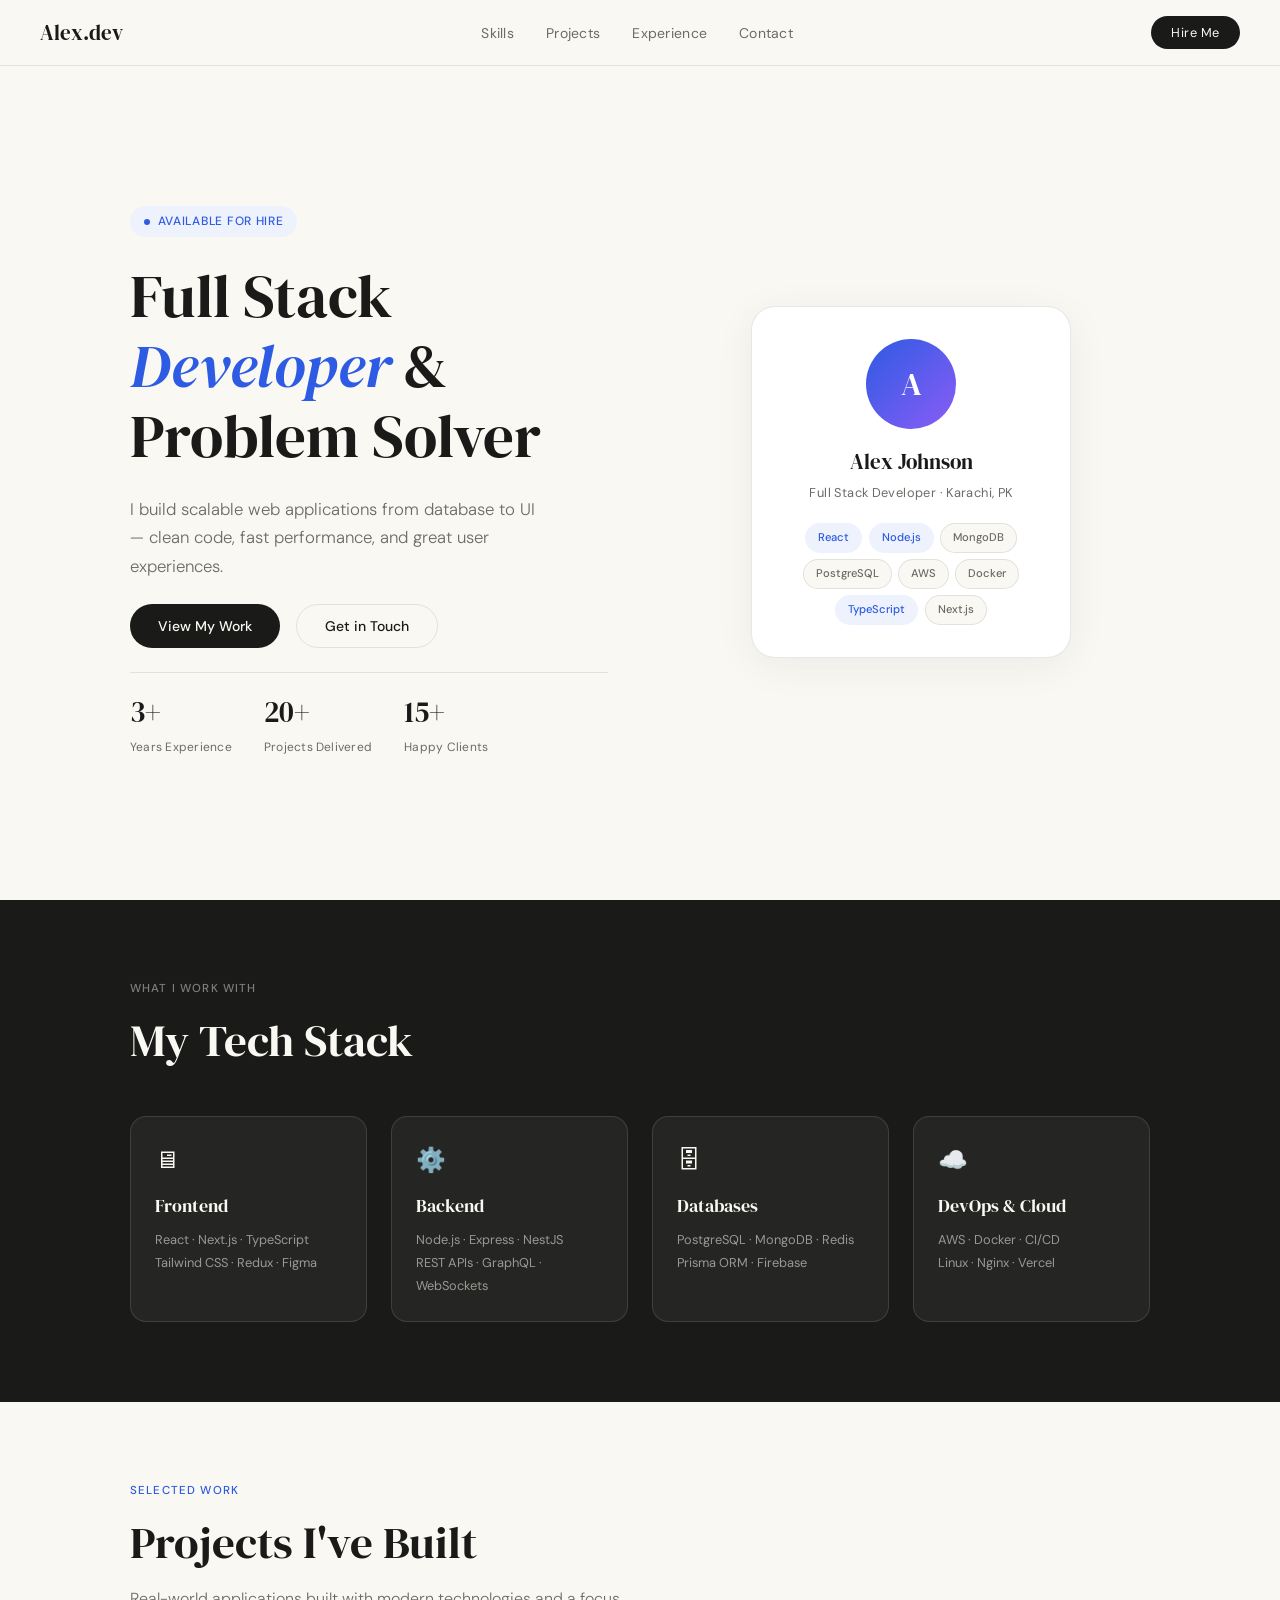
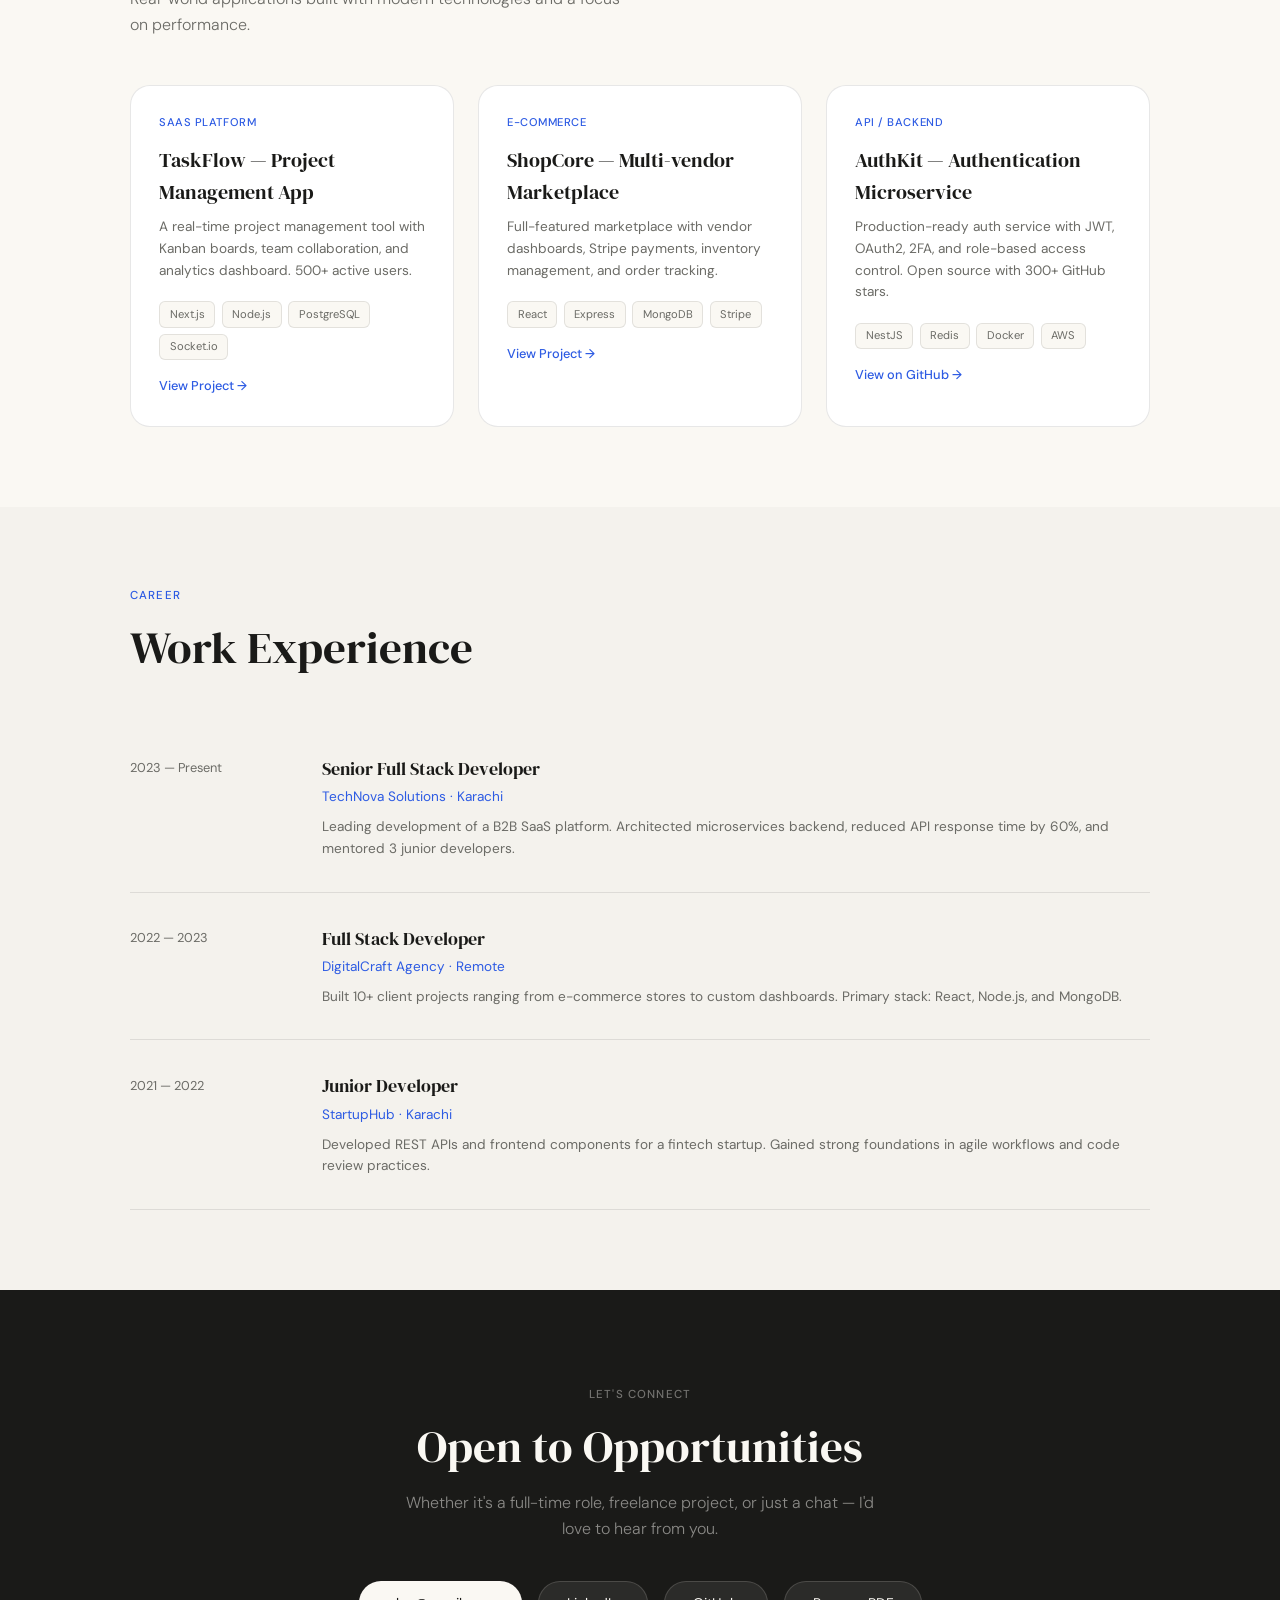
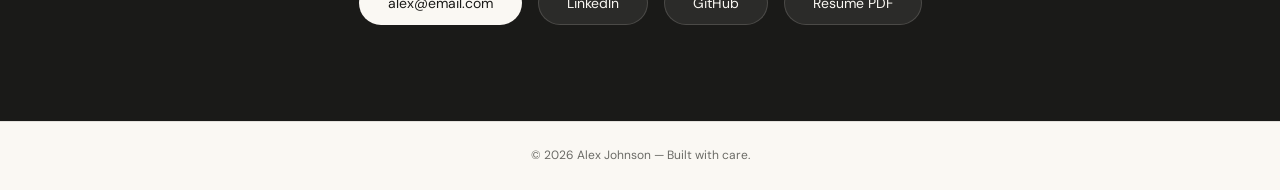
<file: fullstack_portfolio.html>
<!DOCTYPE html>
<html lang="en">
<head>
<meta charset="UTF-8" />
<meta name="viewport" content="width=device-width, initial-scale=1.0"/>
<link href="https://fonts.googleapis.com/css2?family=DM+Serif+Display:ital@0;1&family=DM+Sans:wght@300;400;500&display=swap" rel="stylesheet"/>
<style>
  *, *::before, *::after { box-sizing: border-box; margin: 0; padding: 0; }

  :root {
    --cream: #FAF8F3;
    --ink: #1A1A18;
    --muted: #6B6B66;
    --accent: #2D5BE3;
    --accent-light: #EEF2FD;
    --border: rgba(26,26,24,0.1);
    --card-bg: #FFFFFF;
  }

  body {
    font-family: 'DM Sans', sans-serif;
    background: var(--cream);
    color: var(--ink);
    line-height: 1.6;
    overflow-x: hidden;
  }

  /* NAV */
  nav {
    position: fixed; top: 0; left: 0; right: 0; z-index: 100;
    padding: 1rem 2.5rem;
    display: flex; justify-content: space-between; align-items: center;
    background: rgba(250,248,243,0.92);
    backdrop-filter: blur(12px);
    border-bottom: 1px solid var(--border);
  }
  .logo { font-family: 'DM Serif Display', serif; font-size: 1.3rem; color: var(--ink); }
  .nav-links { display: flex; gap: 2rem; list-style: none; }
  .nav-links a { font-size: 0.875rem; font-weight: 400; color: var(--muted); text-decoration: none; letter-spacing: 0.02em; transition: color 0.2s; }
  .nav-links a:hover { color: var(--ink); }
  .nav-cta { background: var(--ink); color: var(--cream); font-size: 0.8rem; font-family: 'DM Sans', sans-serif; border: none; padding: 0.5rem 1.25rem; border-radius: 100px; cursor: pointer; letter-spacing: 0.04em; transition: opacity 0.2s; }
  .nav-cta:hover { opacity: 0.8; }

  /* HERO */
  .hero {
    min-height: 100vh;
    display: grid;
    grid-template-columns: 1fr 1fr;
    align-items: center;
    gap: 4rem;
    padding: 8rem 2.5rem 4rem;
    max-width: 1100px; margin: 0 auto;
  }
  .hero-left { display: flex; flex-direction: column; gap: 1.5rem; }
  .hero-badge {
    display: inline-flex; align-items: center; gap: 0.5rem;
    background: var(--accent-light); color: var(--accent);
    font-size: 0.75rem; font-weight: 500; letter-spacing: 0.06em; text-transform: uppercase;
    padding: 0.35rem 0.85rem; border-radius: 100px; width: fit-content;
  }
  .hero-badge::before { content: ''; width: 6px; height: 6px; border-radius: 50%; background: var(--accent); animation: pulse 2s ease-in-out infinite; }
  @keyframes pulse { 0%,100%{opacity:1;} 50%{opacity:0.3;} }
  h1 {
    font-family: 'DM Serif Display', serif;
    font-size: clamp(2.5rem, 5vw, 3.8rem);
    line-height: 1.15; color: var(--ink);
    font-weight: 400;
  }
  h1 em { color: var(--accent); font-style: italic; }
  .hero-desc { font-size: 1.05rem; color: var(--muted); line-height: 1.7; max-width: 420px; font-weight: 300; }
  .hero-actions { display: flex; gap: 1rem; flex-wrap: wrap; }
  .btn-primary {
    background: var(--ink); color: var(--cream); font-family: 'DM Sans', sans-serif;
    font-size: 0.875rem; font-weight: 500; border: none; padding: 0.75rem 1.75rem;
    border-radius: 100px; cursor: pointer; transition: opacity 0.2s;
  }
  .btn-primary:hover { opacity: 0.8; }
  .btn-secondary {
    background: transparent; color: var(--ink); font-family: 'DM Sans', sans-serif;
    font-size: 0.875rem; font-weight: 500; border: 1px solid var(--border);
    padding: 0.75rem 1.75rem; border-radius: 100px; cursor: pointer; transition: background 0.2s;
  }
  .btn-secondary:hover { background: rgba(26,26,24,0.05); }
  .hero-stats { display: flex; gap: 2rem; padding-top: 1rem; border-top: 1px solid var(--border); }
  .stat-item { display: flex; flex-direction: column; gap: 0.2rem; }
  .stat-num { font-family: 'DM Serif Display', serif; font-size: 1.8rem; color: var(--ink); }
  .stat-label { font-size: 0.75rem; color: var(--muted); letter-spacing: 0.02em; }

  /* Hero right — avatar card */
  .hero-right { display: flex; justify-content: center; }
  .avatar-card {
    width: 320px; background: var(--card-bg);
    border: 1px solid var(--border); border-radius: 24px;
    padding: 2rem; text-align: center;
    box-shadow: 0 8px 40px rgba(26,26,24,0.06);
    animation: floatCard 4s ease-in-out infinite;
  }
  @keyframes floatCard { 0%,100%{transform:translateY(0);} 50%{transform:translateY(-8px);} }
  .avatar-ring {
    width: 90px; height: 90px; border-radius: 50%; margin: 0 auto 1rem;
    background: linear-gradient(135deg, #2D5BE3, #8B5CF6);
    display: flex; align-items: center; justify-content: center;
    font-family: 'DM Serif Display', serif; font-size: 2rem; color: white;
  }
  .card-name { font-family: 'DM Serif Display', serif; font-size: 1.3rem; margin-bottom: 0.25rem; }
  .card-title { font-size: 0.8rem; color: var(--muted); letter-spacing: 0.03em; margin-bottom: 1.25rem; }
  .skills-chips { display: flex; flex-wrap: wrap; gap: 0.4rem; justify-content: center; }
  .chip {
    font-size: 0.7rem; font-weight: 500; padding: 0.3rem 0.75rem;
    border-radius: 100px; border: 1px solid var(--border); color: var(--muted);
    background: var(--cream);
  }
  .chip.accent { background: var(--accent-light); color: var(--accent); border-color: transparent; }

  /* SECTION COMMON */
  section { max-width: 1100px; margin: 0 auto; padding: 5rem 2.5rem; }
  .section-label {
    font-size: 0.72rem; font-weight: 500; letter-spacing: 0.1em; text-transform: uppercase;
    color: var(--accent); margin-bottom: 1rem;
  }
  .section-title {
    font-family: 'DM Serif Display', serif; font-size: clamp(1.8rem, 3.5vw, 2.8rem);
    font-weight: 400; line-height: 1.2; margin-bottom: 1rem;
  }
  .section-sub { font-size: 1rem; color: var(--muted); font-weight: 300; max-width: 500px; }

  /* SKILLS */
  .skills-section { background: var(--ink); color: var(--cream); }
  .skills-inner { max-width: 1100px; margin: 0 auto; padding: 5rem 2.5rem; }
  .skills-grid { display: grid; grid-template-columns: repeat(auto-fit, minmax(220px, 1fr)); gap: 1.5rem; margin-top: 3rem; }
  .skill-card {
    background: rgba(250,248,243,0.05); border: 1px solid rgba(250,248,243,0.12);
    border-radius: 16px; padding: 1.5rem;
  }
  .skill-icon { font-size: 1.5rem; margin-bottom: 0.75rem; }
  .skill-name { font-family: 'DM Serif Display', serif; font-size: 1.1rem; color: var(--cream); margin-bottom: 0.5rem; }
  .skill-items { font-size: 0.8rem; color: rgba(250,248,243,0.55); line-height: 1.8; }

  /* PROJECTS */
  .projects-grid { display: grid; grid-template-columns: repeat(auto-fit, minmax(300px, 1fr)); gap: 1.5rem; margin-top: 3rem; }
  .project-card {
    background: var(--card-bg); border: 1px solid var(--border); border-radius: 20px;
    padding: 1.75rem; cursor: pointer;
    transition: transform 0.2s, box-shadow 0.2s;
  }
  .project-card:hover { transform: translateY(-4px); box-shadow: 0 12px 40px rgba(26,26,24,0.08); }
  .project-tag {
    font-size: 0.7rem; font-weight: 500; letter-spacing: 0.05em; text-transform: uppercase;
    color: var(--accent); margin-bottom: 0.75rem;
  }
  .project-title { font-family: 'DM Serif Display', serif; font-size: 1.25rem; margin-bottom: 0.5rem; }
  .project-desc { font-size: 0.85rem; color: var(--muted); line-height: 1.6; margin-bottom: 1.25rem; }
  .project-stack { display: flex; gap: 0.4rem; flex-wrap: wrap; }
  .stack-tag {
    font-size: 0.7rem; padding: 0.2rem 0.6rem; border-radius: 6px;
    background: var(--cream); border: 1px solid var(--border); color: var(--muted);
  }
  .project-link {
    display: inline-flex; align-items: center; gap: 0.35rem;
    margin-top: 1rem; font-size: 0.8rem; font-weight: 500; color: var(--accent);
    text-decoration: none;
  }

  /* EXPERIENCE */
  .exp-list { margin-top: 3rem; display: flex; flex-direction: column; gap: 0; }
  .exp-item {
    display: grid; grid-template-columns: 160px 1fr;
    gap: 2rem; padding: 2rem 0; border-bottom: 1px solid var(--border);
  }
  .exp-year { font-size: 0.8rem; color: var(--muted); padding-top: 0.2rem; }
  .exp-role { font-family: 'DM Serif Display', serif; font-size: 1.1rem; margin-bottom: 0.2rem; }
  .exp-company { font-size: 0.85rem; color: var(--accent); margin-bottom: 0.5rem; }
  .exp-desc { font-size: 0.85rem; color: var(--muted); line-height: 1.6; }

  /* CONTACT */
  .contact-section { background: var(--ink); }
  .contact-inner { max-width: 1100px; margin: 0 auto; padding: 6rem 2.5rem; text-align: center; }
  .contact-inner .section-title { color: var(--cream); }
  .contact-inner .section-sub { color: rgba(250,248,243,0.5); margin: 0 auto 2.5rem; }
  .contact-links { display: flex; gap: 1rem; justify-content: center; flex-wrap: wrap; }
  .contact-btn {
    background: rgba(250,248,243,0.08); color: var(--cream);
    border: 1px solid rgba(250,248,243,0.15); border-radius: 100px;
    padding: 0.75rem 1.75rem; font-family: 'DM Sans', sans-serif; font-size: 0.875rem;
    cursor: pointer; transition: background 0.2s; font-weight: 400;
  }
  .contact-btn:hover { background: rgba(250,248,243,0.15); }
  .contact-btn.main-btn { background: var(--cream); color: var(--ink); }
  .contact-btn.main-btn:hover { opacity: 0.9; }

  footer { text-align: center; padding: 1.5rem; font-size: 0.75rem; color: var(--muted); background: var(--cream); border-top: 1px solid var(--border); }
</style>
</head>
<body>

<nav>
  <div class="logo">Alex.dev</div>
  <ul class="nav-links">
    <li><a href="#skills">Skills</a></li>
    <li><a href="#projects">Projects</a></li>
    <li><a href="#experience">Experience</a></li>
    <li><a href="#contact">Contact</a></li>
  </ul>
  <button class="nav-cta" onclick="document.getElementById('contact').scrollIntoView({behavior:'smooth'})">Hire Me</button>
</nav>

<!-- HERO -->
<div style="max-width:1100px;margin:0 auto;">
  <div class="hero">
    <div class="hero-left">
      <div class="hero-badge">Available for hire</div>
      <h1>Full Stack <em>Developer</em> & Problem Solver</h1>
      <p class="hero-desc">I build scalable web applications from database to UI — clean code, fast performance, and great user experiences.</p>
      <div class="hero-actions">
        <button class="btn-primary" onclick="document.getElementById('projects').scrollIntoView({behavior:'smooth'})">View My Work</button>
        <button class="btn-secondary" onclick="document.getElementById('contact').scrollIntoView({behavior:'smooth'})">Get in Touch</button>
      </div>
      <div class="hero-stats">
        <div class="stat-item">
          <span class="stat-num">3+</span>
          <span class="stat-label">Years Experience</span>
        </div>
        <div class="stat-item">
          <span class="stat-num">20+</span>
          <span class="stat-label">Projects Delivered</span>
        </div>
        <div class="stat-item">
          <span class="stat-num">15+</span>
          <span class="stat-label">Happy Clients</span>
        </div>
      </div>
    </div>
    <div class="hero-right">
      <div class="avatar-card">
        <div class="avatar-ring">A</div>
        <div class="card-name">Alex Johnson</div>
        <div class="card-title">Full Stack Developer · Karachi, PK</div>
        <div class="skills-chips">
          <span class="chip accent">React</span>
          <span class="chip accent">Node.js</span>
          <span class="chip">MongoDB</span>
          <span class="chip">PostgreSQL</span>
          <span class="chip">AWS</span>
          <span class="chip">Docker</span>
          <span class="chip accent">TypeScript</span>
          <span class="chip">Next.js</span>
        </div>
      </div>
    </div>
  </div>
</div>

<!-- SKILLS -->
<div class="skills-section" id="skills">
  <div class="skills-inner">
    <div class="section-label" style="color:rgba(250,248,243,0.45)">What I work with</div>
    <h2 class="section-title" style="color:var(--cream)">My Tech Stack</h2>
    <div class="skills-grid">
      <div class="skill-card">
        <div class="skill-icon">🖥</div>
        <div class="skill-name">Frontend</div>
        <div class="skill-items">React · Next.js · TypeScript<br>Tailwind CSS · Redux · Figma</div>
      </div>
      <div class="skill-card">
        <div class="skill-icon">⚙️</div>
        <div class="skill-name">Backend</div>
        <div class="skill-items">Node.js · Express · NestJS<br>REST APIs · GraphQL · WebSockets</div>
      </div>
      <div class="skill-card">
        <div class="skill-icon">🗄</div>
        <div class="skill-name">Databases</div>
        <div class="skill-items">PostgreSQL · MongoDB · Redis<br>Prisma ORM · Firebase</div>
      </div>
      <div class="skill-card">
        <div class="skill-icon">☁️</div>
        <div class="skill-name">DevOps & Cloud</div>
        <div class="skill-items">AWS · Docker · CI/CD<br>Linux · Nginx · Vercel</div>
      </div>
    </div>
  </div>
</div>

<!-- PROJECTS -->
<section id="projects">
  <div class="section-label">Selected Work</div>
  <h2 class="section-title">Projects I've Built</h2>
  <p class="section-sub">Real-world applications built with modern technologies and a focus on performance.</p>
  <div class="projects-grid">
    <div class="project-card">
      <div class="project-tag">SaaS Platform</div>
      <div class="project-title">TaskFlow — Project Management App</div>
      <div class="project-desc">A real-time project management tool with Kanban boards, team collaboration, and analytics dashboard. 500+ active users.</div>
      <div class="project-stack">
        <span class="stack-tag">Next.js</span>
        <span class="stack-tag">Node.js</span>
        <span class="stack-tag">PostgreSQL</span>
        <span class="stack-tag">Socket.io</span>
      </div>
      <a href="#" class="project-link">View Project →</a>
    </div>
    <div class="project-card">
      <div class="project-tag">E-Commerce</div>
      <div class="project-title">ShopCore — Multi-vendor Marketplace</div>
      <div class="project-desc">Full-featured marketplace with vendor dashboards, Stripe payments, inventory management, and order tracking.</div>
      <div class="project-stack">
        <span class="stack-tag">React</span>
        <span class="stack-tag">Express</span>
        <span class="stack-tag">MongoDB</span>
        <span class="stack-tag">Stripe</span>
      </div>
      <a href="#" class="project-link">View Project →</a>
    </div>
    <div class="project-card">
      <div class="project-tag">API / Backend</div>
      <div class="project-title">AuthKit — Authentication Microservice</div>
      <div class="project-desc">Production-ready auth service with JWT, OAuth2, 2FA, and role-based access control. Open source with 300+ GitHub stars.</div>
      <div class="project-stack">
        <span class="stack-tag">NestJS</span>
        <span class="stack-tag">Redis</span>
        <span class="stack-tag">Docker</span>
        <span class="stack-tag">AWS</span>
      </div>
      <a href="#" class="project-link">View on GitHub →</a>
    </div>
  </div>
</section>

<!-- EXPERIENCE -->
<div style="background:#F4F2ED;">
<section id="experience" style="background:transparent;">
  <div class="section-label">Career</div>
  <h2 class="section-title">Work Experience</h2>
  <div class="exp-list">
    <div class="exp-item">
      <div class="exp-year">2023 — Present</div>
      <div>
        <div class="exp-role">Senior Full Stack Developer</div>
        <div class="exp-company">TechNova Solutions · Karachi</div>
        <div class="exp-desc">Leading development of a B2B SaaS platform. Architected microservices backend, reduced API response time by 60%, and mentored 3 junior developers.</div>
      </div>
    </div>
    <div class="exp-item">
      <div class="exp-year">2022 — 2023</div>
      <div>
        <div class="exp-role">Full Stack Developer</div>
        <div class="exp-company">DigitalCraft Agency · Remote</div>
        <div class="exp-desc">Built 10+ client projects ranging from e-commerce stores to custom dashboards. Primary stack: React, Node.js, and MongoDB.</div>
      </div>
    </div>
    <div class="exp-item">
      <div class="exp-year">2021 — 2022</div>
      <div>
        <div class="exp-role">Junior Developer</div>
        <div class="exp-company">StartupHub · Karachi</div>
        <div class="exp-desc">Developed REST APIs and frontend components for a fintech startup. Gained strong foundations in agile workflows and code review practices.</div>
      </div>
    </div>
  </div>
</section>
</div>

<!-- CONTACT -->
<div class="contact-section" id="contact">
  <div class="contact-inner">
    <div class="section-label" style="color:rgba(250,248,243,0.4)">Let's connect</div>
    <h2 class="section-title">Open to Opportunities</h2>
    <p class="section-sub">Whether it's a full-time role, freelance project, or just a chat — I'd love to hear from you.</p>
    <div class="contact-links">
      <button class="contact-btn main-btn">alex@email.com</button>
      <button class="contact-btn">LinkedIn</button>
      <button class="contact-btn">GitHub</button>
      <button class="contact-btn">Resume PDF</button>
    </div>
  </div>
</div>

<footer>© 2026 Alex Johnson — Built with care.</footer>

</body>
</html>
</file>
